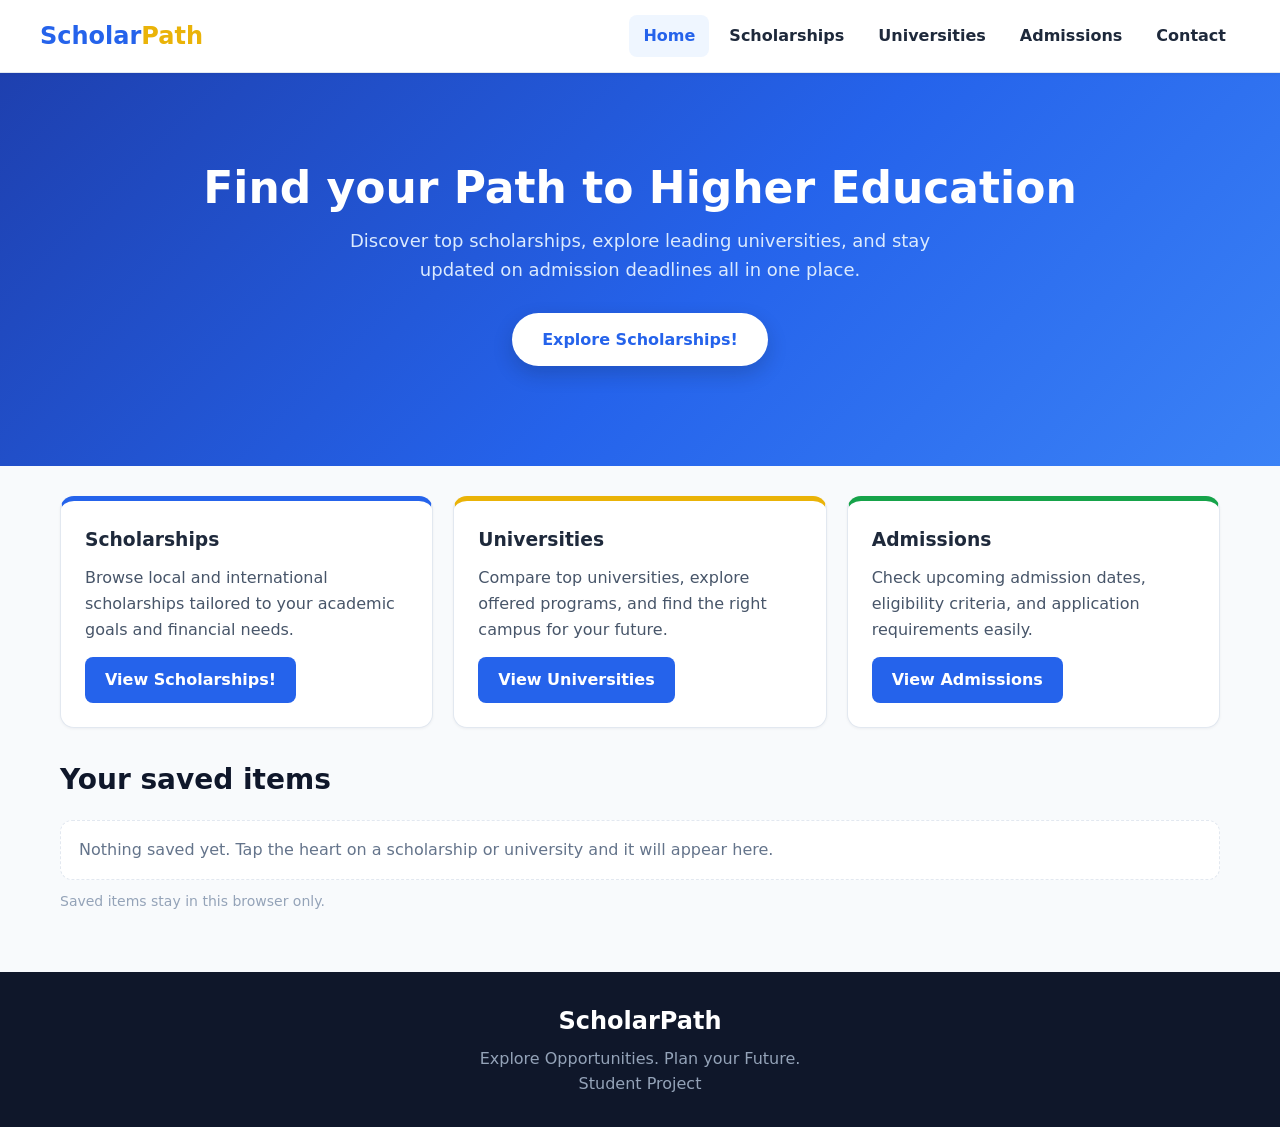
<file: index.html>
<!DOCTYPE html>
<html lang="en">
<head>
  <meta charset="UTF-8">
  <meta name="viewport" content="width=device-width, initial-scale=1.0">
  <title>ScholarPath | Home</title>
  <link rel="stylesheet" href="css/style.css">
</head>
<body>
  <header class="header">
    <div class="logo">
      <h1>Scholar<span>Path</span></h1>
    </div>
    <button class="menu-toggle" id="menu-toggle">☰</button>
    <nav class="navbar">
      <a href="index.html">Home</a>
      <a href="scholarships.html">Scholarships</a>
      <a href="universities.html">Universities</a>
      <a href="admissions.html">Admissions</a>
      <a href="contact.html">Contact</a>
    </nav>
  </header>
  <main>
    <section class="hero">
      <h2>Find your Path to Higher Education</h2>
      <p>
        Discover top scholarships, explore leading universities, and stay updated on admission deadlines all in one place.
      </p>
      <a href="scholarships.html" class="btn">Explore Scholarships!</a>
    </section>

    <!-- cards section -->
    <section class="container">
      <div class="grid">
        <!-- card 1: scholarships -->
        <div class="card">
          <h3>Scholarships</h3>
          <p>Browse local and international scholarships tailored to your academic goals and financial needs.</p>
          <a href="scholarships.html" class="btn">View Scholarships!</a>
        </div>
        <!-- card 2: Universities -->
         <div class="card">
          <h3>Universities</h3>
          <p>Compare top universities, explore offered programs, and find the right campus for your future.</p>
          <a href="universities.html" class="btn">View Universities</a>
         </div>
         <!-- card 3: admissions -->
          <div class="card">
            <h3>Admissions</h3>
            <p>Check upcoming admission dates, eligibility criteria, and application requirements easily.</p>
            <a href="admissions.html" class="btn">View Admissions</a>
          </div>
      </div>
      </section>

    <!-- Saved favorites (filled by js/home.js) -->
    <section class="container saved-section" id="saved" aria-labelledby="saved-title">
      <div class="section-head">
        <h2 id="saved-title">Your saved items</h2>
      </div>
      <ul class="saved-list" id="saved-list">
        <li class="saved-empty">Loading...</li>
      </ul>
      <p class="saved-note">Saved items stay in this browser only.</p>
    </section>
  </main>
  <footer class="footer">
    <h2>ScholarPath</h2>
    <p>Explore Opportunities. Plan your Future.</p>
    <p>Student Project</p>

  </footer>
  
  <script src="js/main.js"></script>
  <script src="js/home.js"></script>
</body>
</html>
</file>
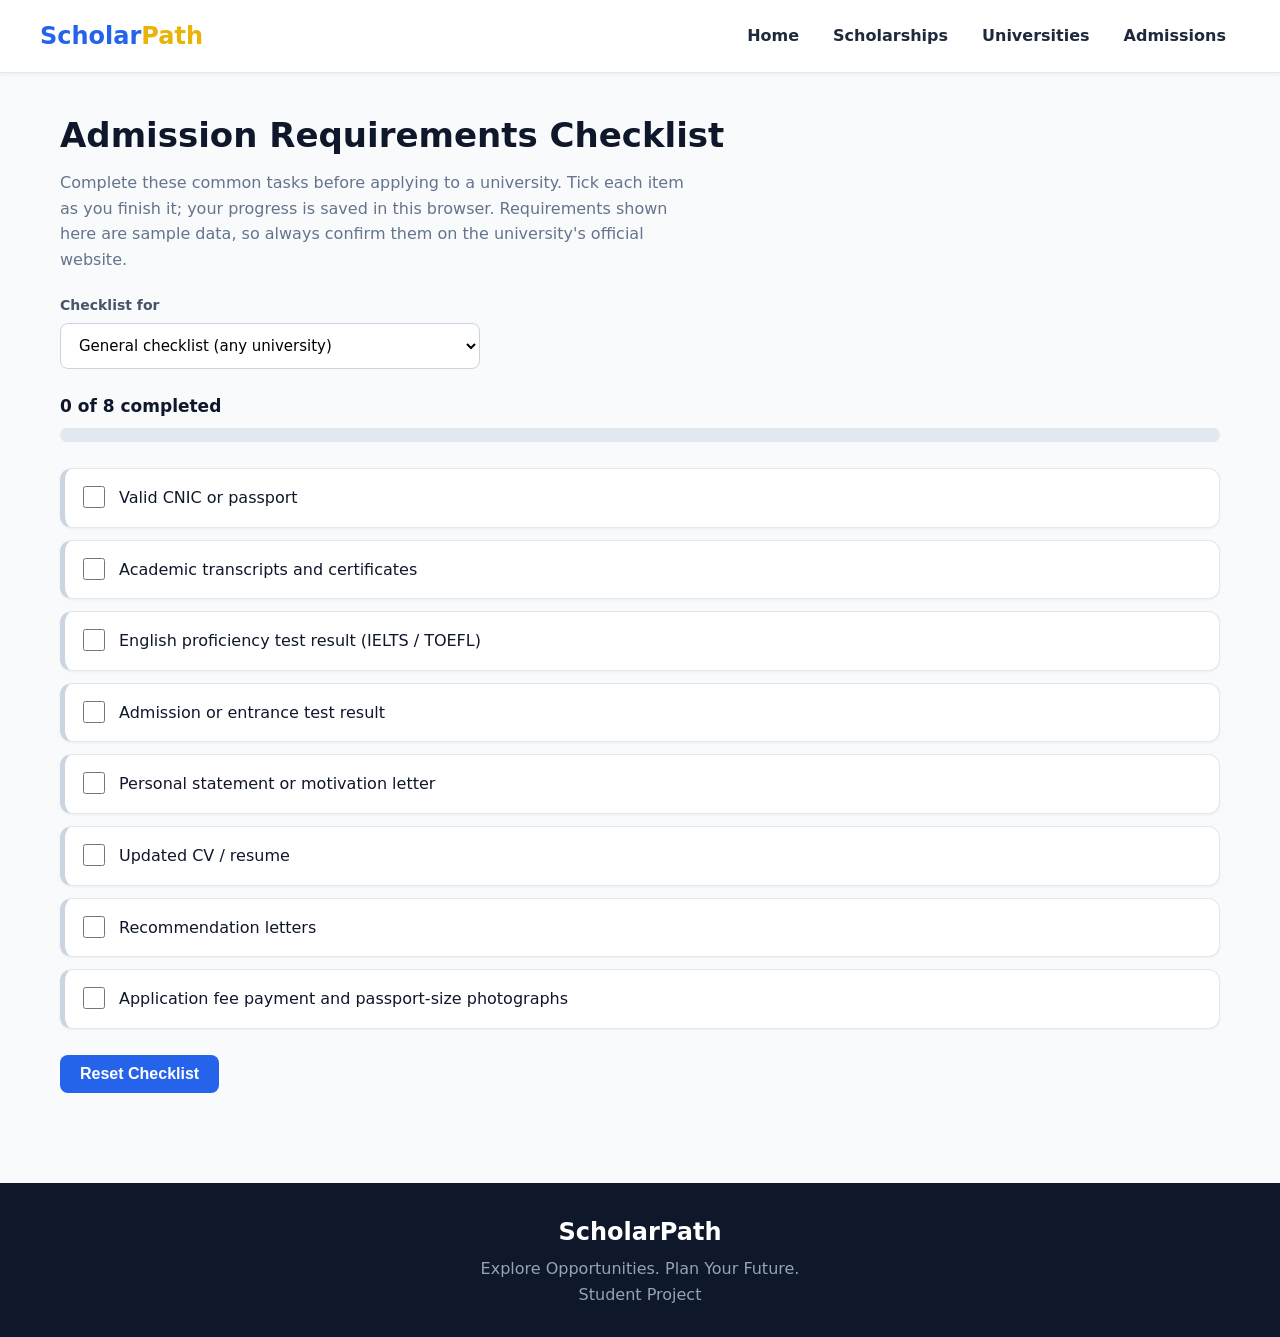
<file: admission.html>
<!DOCTYPE html>
<html lang="en">

<head>
    <meta charset="UTF-8">

    <meta name="viewport"
          content="width=device-width, initial-scale=1.0">

    <title>Admission Guide | ScholarPath</title>

    <link rel="stylesheet" href="css/style.css">
    <link rel="stylesheet" href="css/admissions.css">

    <script src="js/main.js" defer></script>
    <script src="js/admission.js" defer></script>
</head>

<body>

<header class="header">
        <div class="logo">
            Scholar<span>Path</span>
        </div>

        <!-- Navigation -->
        <nav class="navbar">
            <a href="index.html">Home</a>
            <a href="scholarships.html">Scholarships</a>
            <a href="universities.html">Universities</a>
            <a href="admissions.html">Admissions</a>
        </nav>
        <button class="menu-toggle" id="menu-toggle">☰</button>

    </header>

<section class="container">

    <h1>Admission Requirements Checklist</h1>

    <p>
        Complete these common tasks before applying
        to a university. Tick each item as you finish it; your progress is saved in this browser.
        Requirements shown here are sample data, so always confirm them on the university's official website.
    </p>

    <div class="checklist-picker">
        <label for="uni-select">Checklist for</label>
        <select id="uni-select">
            <option value="general">General checklist (any university)</option>
        </select>
    </div>

    <h3 id="progress-label">
        0 of 8 completed
    </h3>

    <div class="progress-track" role="progressbar" aria-label="Checklist progress" aria-valuemin="0" aria-valuemax="100" aria-valuenow="0" id="progress-track">
        <div id="progress-fill"></div>
    </div>

    <div id="admission-checklist"></div>

    <button id="reset-checklist" class="btn">
        Reset Checklist
    </button>

</section>

<footer class="footer">
    <h2>ScholarPath</h2>
    <p>Explore Opportunities. Plan Your Future.</p>
    <p>Student Project</p>
  </footer>

</body>
</html>
</file>
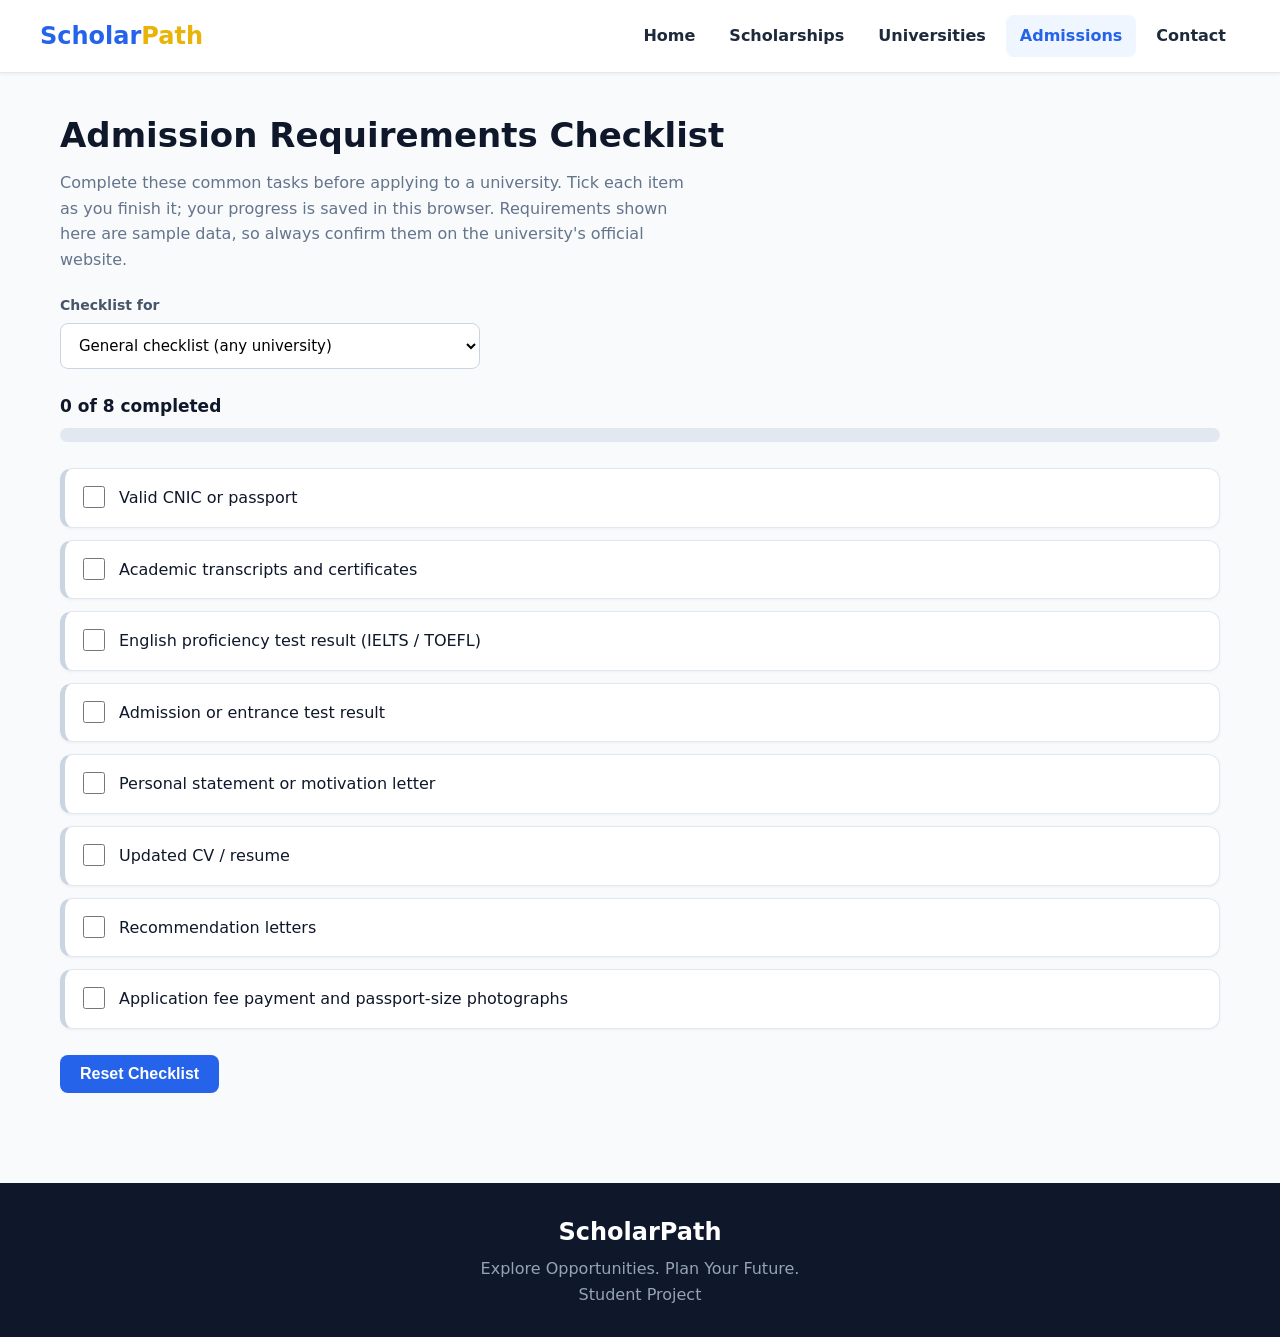
<file: admissions.html>
<!DOCTYPE html>
<html lang="en">

<head>
    <meta charset="UTF-8">

    <meta name="viewport"
          content="width=device-width, initial-scale=1.0">

    <title>Admission Guide | ScholarPath</title>

    <link rel="stylesheet" href="css/style.css">
    <link rel="stylesheet" href="css/admissions.css">

    <script src="js/main.js" defer></script>
    <script src="js/admission.js" defer></script>
</head>

<body>

<header class="header">
        <div class="logo">
            Scholar<span>Path</span>
        </div>

        <!-- Navigation -->
        <nav class="navbar">
            <a href="index.html">Home</a>
            <a href="scholarships.html">Scholarships</a>
            <a href="universities.html">Universities</a>
        <a href="admissions.html">Admissions</a>
            <a href="contact.html">Contact</a>
        </nav>
        <button class="menu-toggle" id="menu-toggle">☰</button>

    </header>

<section class="container">

    <h1>Admission Requirements Checklist</h1>

    <p>
        Complete these common tasks before applying
        to a university. Tick each item as you finish it; your progress is saved in this browser.
        Requirements shown here are sample data, so always confirm them on the university's official website.
    </p>

    <div class="checklist-picker">
        <label for="uni-select">Checklist for</label>
        <select id="uni-select">
            <option value="general">General checklist (any university)</option>
        </select>
    </div>

    <h3 id="progress-label">
        0 of 8 completed
    </h3>

    <div class="progress-track" role="progressbar" aria-label="Checklist progress" aria-valuemin="0" aria-valuemax="100" aria-valuenow="0" id="progress-track">
        <div id="progress-fill"></div>
    </div>

    <div id="admission-checklist"></div>

    <button id="reset-checklist" class="btn">
        Reset Checklist
    </button>

</section>

<footer class="footer">
    <h2>ScholarPath</h2>
    <p>Explore Opportunities. Plan Your Future.</p>
    <p>Student Project</p>
  </footer>

</body>
</html>
</file>
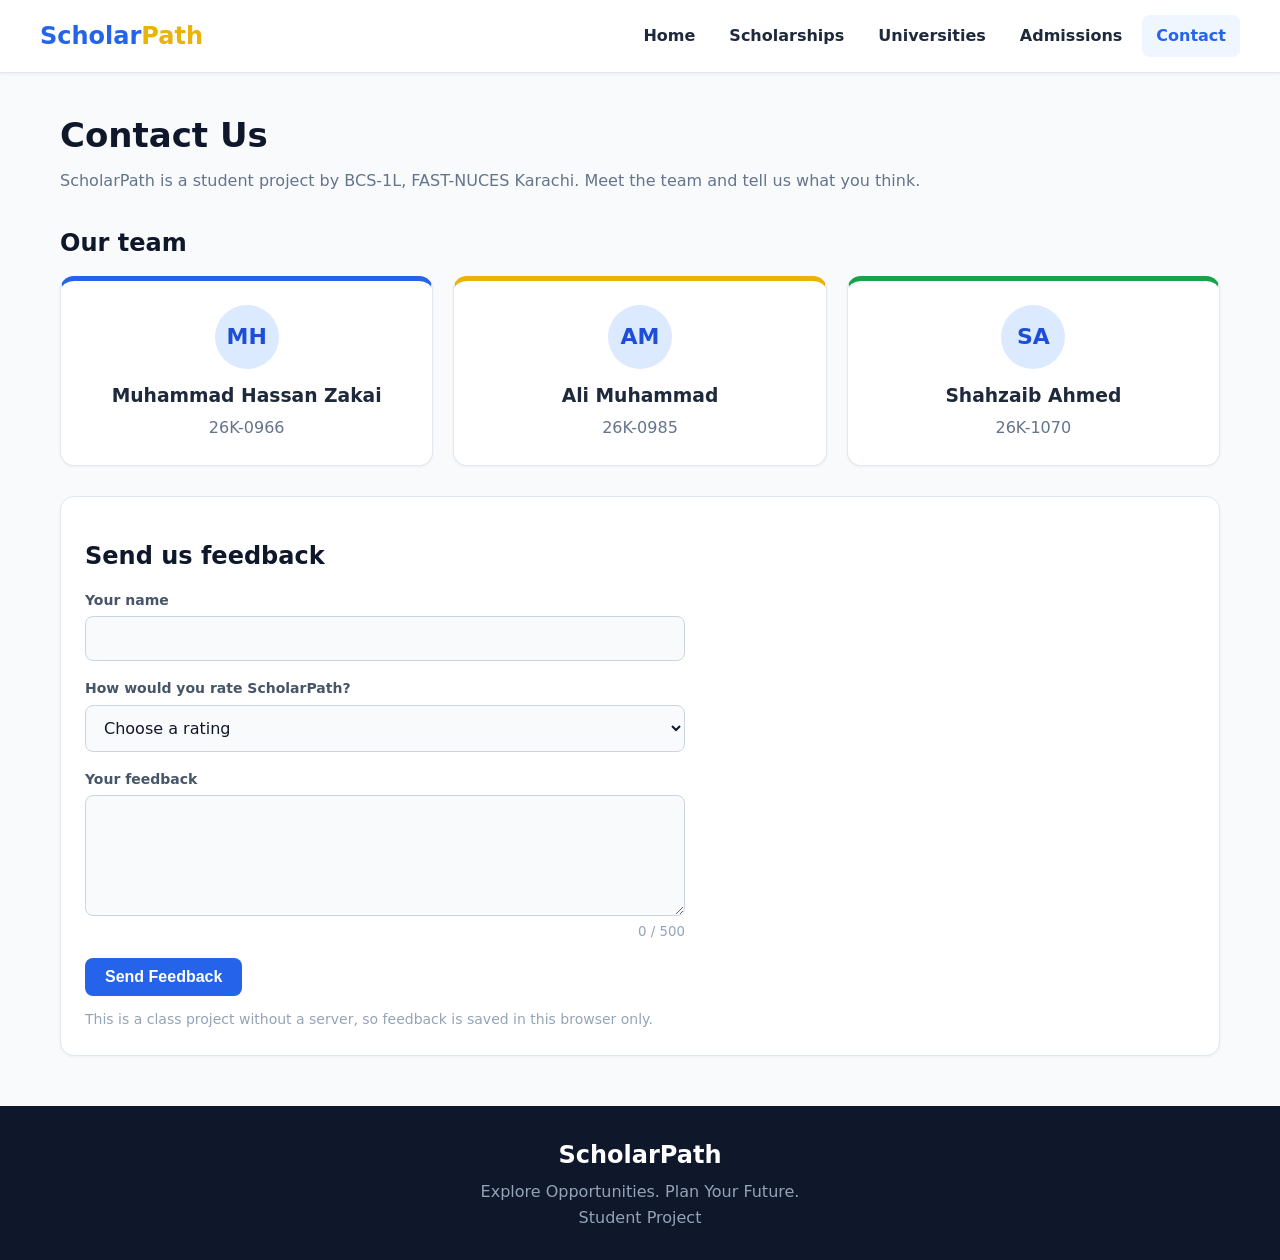
<file: contact.html>
<!DOCTYPE html>
<html lang="en">
<head>
  <meta charset="UTF-8">
  <meta name="viewport" content="width=device-width, initial-scale=1.0">
  <title>Contact Us | ScholarPath</title>
  <link rel="stylesheet" href="css/style.css">
  <link rel="stylesheet" href="css/contact.css">
</head>
<body>
  <header class="header">
    <div class="logo">
      Scholar<span>Path</span>
    </div>
    <nav class="navbar">
      <a href="index.html">Home</a>
      <a href="scholarships.html">Scholarships</a>
      <a href="universities.html">Universities</a>
      <a href="admissions.html">Admissions</a>
      <a href="contact.html">Contact</a>
    </nav>
    <button class="menu-toggle" id="menu-toggle">☰</button>
  </header>

  <main class="container contact-page">
    <h1>Contact Us</h1>
    <p class="page-note">ScholarPath is a student project by BCS-1L, FAST-NUCES Karachi. Meet the team and tell us what you think.</p>

    <section aria-labelledby="team-title">
      <h2 id="team-title">Our team</h2>
      <div class="team-grid">
        <div class="card member">
          <div class="avatar" aria-hidden="true">MH</div>
          <h3>Muhammad Hassan Zakai</h3>
          <p class="roll">26K-0966</p>
        </div>
        <div class="card member">
          <div class="avatar" aria-hidden="true">AM</div>
          <h3>Ali Muhammad</h3>
          <p class="roll">26K-0985</p>
        </div>
        <div class="card member">
          <div class="avatar" aria-hidden="true">SA</div>
          <h3>Shahzaib Ahmed</h3>
          <p class="roll">26K-1070</p>
        </div>
      </div>
    </section>

    <section class="feedback-box" aria-labelledby="feedback-title">
      <h2 id="feedback-title">Send us feedback</h2>

      <form id="feedback-form" novalidate>
        <div class="field">
          <label for="fb-name">Your name</label>
          <input type="text" id="fb-name" name="name" maxlength="60" autocomplete="name" required>
        </div>

        <div class="field">
          <label for="fb-rating">How would you rate ScholarPath?</label>
          <select id="fb-rating" name="rating" required>
            <option value="">Choose a rating</option>
            <option value="5">5 - Excellent</option>
            <option value="4">4 - Good</option>
            <option value="3">3 - Okay</option>
            <option value="2">2 - Poor</option>
            <option value="1">1 - Very poor</option>
          </select>
        </div>

        <div class="field">
          <label for="fb-message">Your feedback</label>
          <textarea id="fb-message" name="message" rows="5" maxlength="500" required></textarea>
          <small id="fb-count">0 / 500</small>
        </div>

        <p class="form-error" id="fb-error" role="alert" hidden></p>
        <button type="submit" class="btn">Send Feedback</button>
      </form>

      <p class="form-success" id="fb-success" role="status" hidden>
        Thank you! Your feedback has been received.
      </p>
      <p class="saved-note">This is a class project without a server, so feedback is saved in this browser only.</p>
    </section>
  </main>

  <footer class="footer">
    <h2>ScholarPath</h2>
    <p>Explore Opportunities. Plan Your Future.</p>
    <p>Student Project</p>
  </footer>

  <script src="js/main.js"></script>
  <script src="js/contact.js"></script>
</body>
</html>
</file>
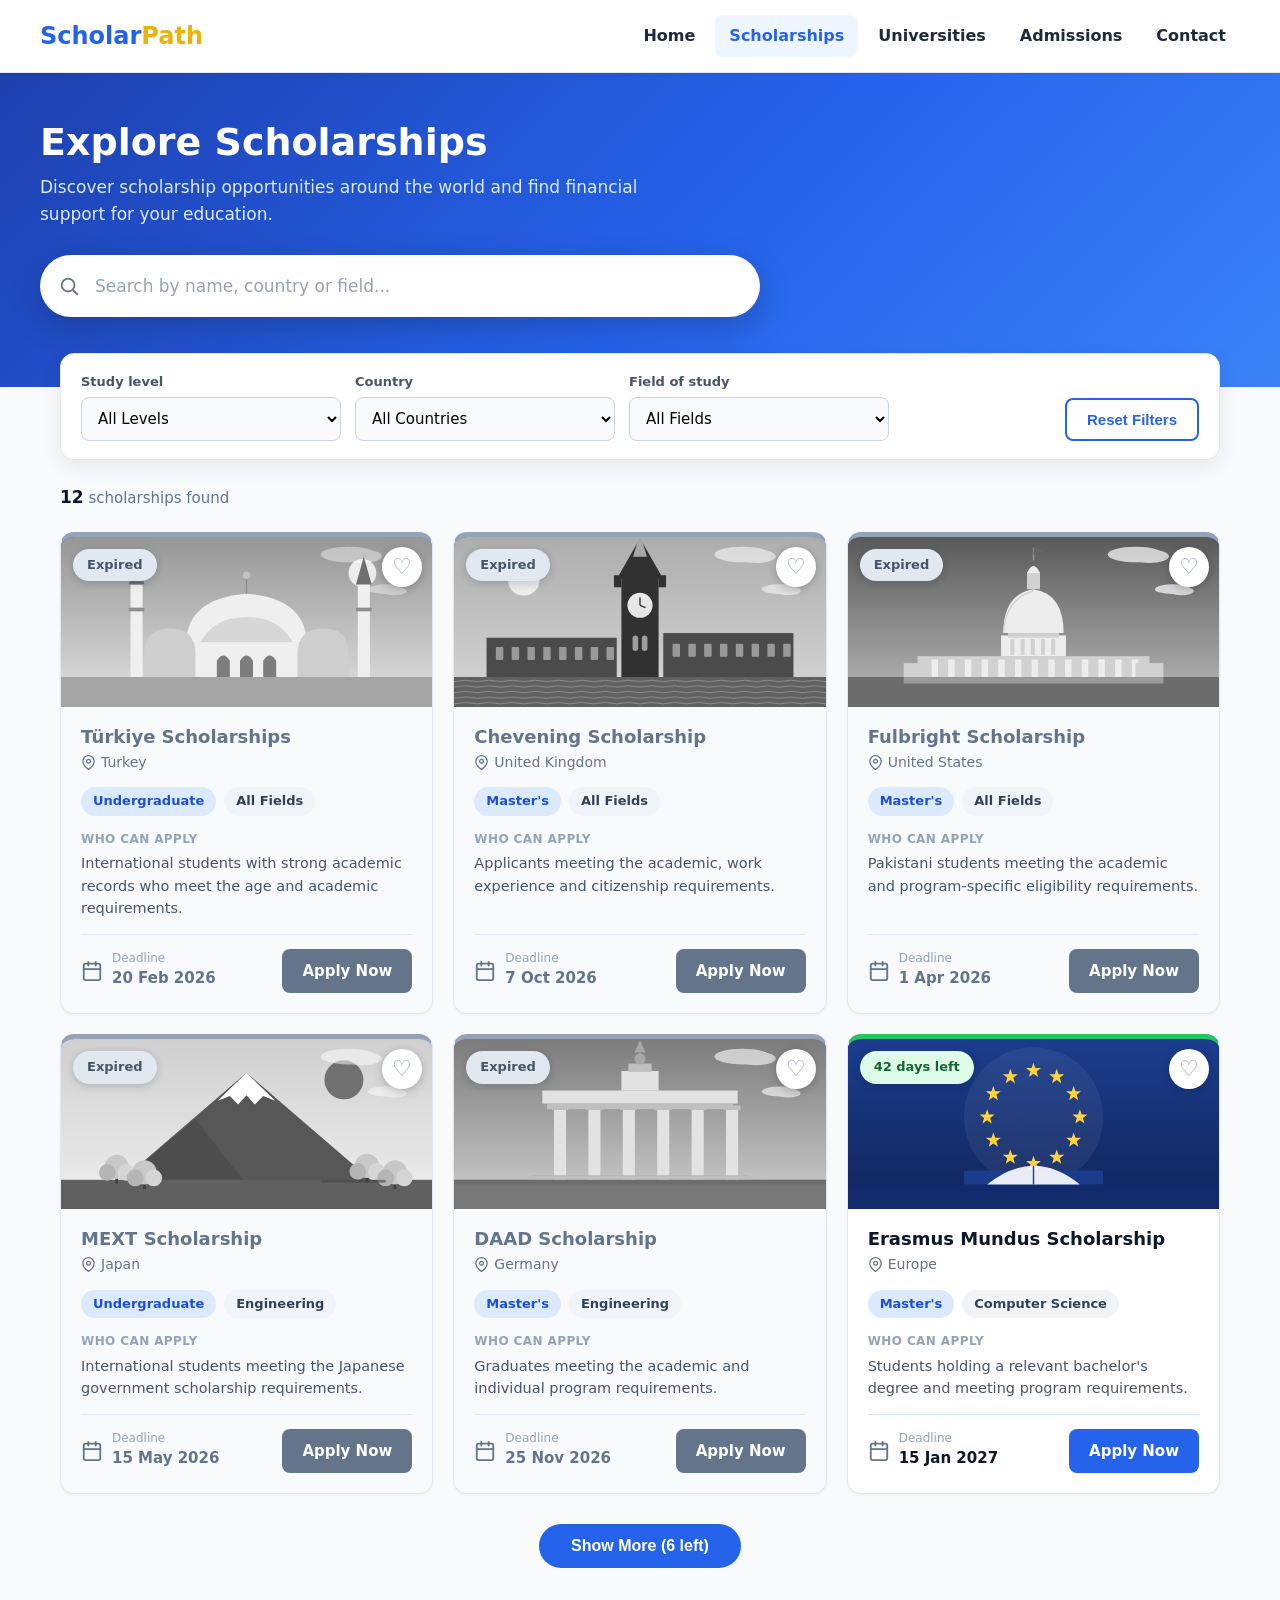
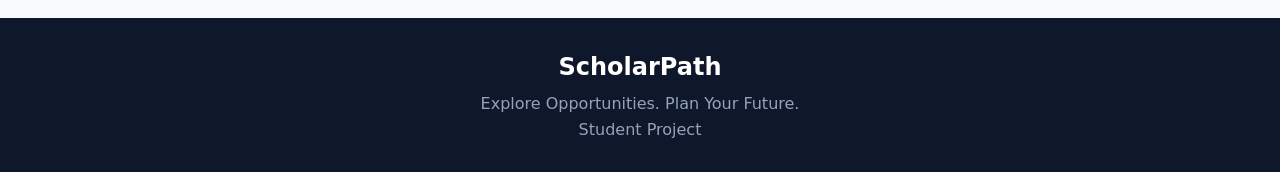
<file: scholarships.html>
<!DOCTYPE html>
<html lang="en">

<head>
    <meta charset="UTF-8">
    <meta name="viewport" content="width=device-width, initial-scale=1.0">
    <title>Scholarships | ScholarPath</title>
    <link rel="stylesheet" href="css/style.css">

    <!-- Styles used only by this page (kept here so style.css stays untouched) -->
    <style>
        /* Keep the sticky header above everything while scrolling */
        .header { z-index: 20; box-shadow: 0 1px 4px rgba(15, 23, 42, 0.06); }

        /* ===== Banner with the big search bar ===== */
        .page-hero {
            background: linear-gradient(135deg, #1e40af 0%, #2563eb 55%, #3b82f6 100%);
            color: #ffffff;
            padding: 48px 20px 70px;
        }

        .hero-inner {
            max-width: 1200px;
            margin: 0 auto;
        }

        .page-hero h1 {
            font-size: 38px;
            line-height: 1.15;
            margin-bottom: 10px;
            color: #ffffff;
        }

        .page-hero p {
            color: #dbeafe;
            max-width: 620px;
            font-size: 17px;
        }

        .search-box {
            position: relative;
            max-width: 720px;
            margin-top: 26px;
        }

        .search-box .search-icon {
            position: absolute;
            left: 18px;
            top: 50%;
            transform: translateY(-50%);
            width: 22px;
            height: 22px;
            color: #64748b;
            pointer-events: none;
        }

        .search-box #search-input {
            width: 100%;
            margin: 0;
            padding: 18px 52px 18px 52px;
            font-size: 17px;
            color: #0f172a;
            background-color: #ffffff;
            border: 3px solid transparent;
            border-radius: 999px;
            box-shadow: 0 10px 30px rgba(15, 23, 42, 0.25);
            transition: border-color 0.15s, box-shadow 0.15s;
        }

        .search-box #search-input::placeholder { color: #94a3b8; }

        .search-box #search-input:focus {
            outline: none;
            border-color: #eab308;
            box-shadow: 0 10px 30px rgba(15, 23, 42, 0.25), 0 0 0 4px rgba(234, 179, 8, 0.3);
        }

        .search-box .search-clear {
            position: absolute;
            right: 12px;
            top: 50%;
            transform: translateY(-50%);
            width: 34px;
            height: 34px;
            border: none;
            border-radius: 50%;
            background-color: #e2e8f0;
            color: #334155;
            font-size: 20px;
            line-height: 1;
            cursor: pointer;
        }

        .search-box .search-clear:hover { background-color: #cbd5e1; }
        .search-box .search-clear[hidden] { display: none; }

        /* ===== Filter bar (overlaps the banner a little) ===== */
        .scholarships-page {
            margin-top: 0;
        }

        .filters {
            position: relative;
            margin-top: -34px;
            padding: 18px 20px;
            border: 1px solid #e2e8f0;
            border-radius: 14px;
            gap: 14px;
            align-items: flex-end;
            box-shadow: 0 6px 20px rgba(15, 23, 42, 0.08);
        }

        .filter-group {
            display: flex;
            flex-direction: column;
            gap: 5px;
            min-width: 170px;
            flex: 1 1 170px;
            max-width: 260px;
        }

        .filter-group label {
            font-size: 13px;
            font-weight: bold;
            color: #475569;
        }

        .filters select {
            width: 100%;
            padding: 11px 12px;
            background-color: #f8fafc;
            border: 1px solid #cbd5e1;
            border-radius: 8px;
            font-size: 15px;
            cursor: pointer;
        }

        .filters select:focus {
            outline: none;
            border-color: #2563eb;
            box-shadow: 0 0 0 3px rgba(37, 99, 235, 0.15);
        }

        .filters button {
            margin-left: auto;
            padding: 11px 20px;
            background-color: #ffffff;
            color: #2563eb;
            border: 2px solid #2563eb;
            border-radius: 8px;
        }

        .filters button:hover { background-color: #eff6ff; }

        .filters button:focus-visible,
        .load-more-container button:focus-visible,
        #empty-state button:focus-visible,
        .search-clear:focus-visible,
        .fav-btn:focus-visible {
            outline: 3px solid #eab308;
            outline-offset: 2px;
        }

        /* Result count */
        .results { margin: 24px 0 6px; }
        .results p { font-size: 15px; color: #64748b; }
        .results #result-count { font-weight: bold; color: #0f172a; font-size: 17px; }

        /* ===== Cards ===== */
        .scholarship-card {
            position: relative;
            background-color: #ffffff;
            border: 1px solid #e2e8f0;
            border-top: 5px solid #22c55e;              /* green = plenty of time */
            border-radius: 14px;
            padding: 0;
            overflow: hidden;
            display: flex;
            flex-direction: column;
            box-shadow: 0 1px 3px rgba(15, 23, 42, 0.05);
            transition: box-shadow 0.15s, transform 0.15s;
        }

        .scholarship-card:hover {
            box-shadow: 0 12px 28px rgba(15, 23, 42, 0.12);
            transform: translateY(-3px);
        }

        /* Top colour follows the deadline status */
        .scholarship-card:has(.badge-soon)    { border-top-color: #f97316; }
        .scholarship-card:has(.badge-urgent)  { border-top-color: #dc2626; }
        .scholarship-card:has(.badge-expired) { border-top-color: #94a3b8; }



        .card-title { min-width: 0; }

        /* Picture on top of each card */
        .card-media {
            position: relative;
            height: 170px;
            background: linear-gradient(135deg, #1e40af, #3b82f6);
            overflow: hidden;
        }

        .card-media img {
            width: 100%;
            height: 100%;
            object-fit: cover;
            display: block;
            transition: transform 0.3s;
        }

        .scholarship-card:hover .card-media img { transform: scale(1.05); }

        .card-media .badge {
            position: absolute;
            top: 12px;
            left: 12px;
            box-shadow: 0 2px 8px rgba(15, 23, 42, 0.2);
        }

        .card-media .fav-btn {
            position: absolute;
            top: 10px;
            right: 10px;
            background-color: #ffffff;
            border-color: transparent;
            box-shadow: 0 2px 8px rgba(15, 23, 42, 0.25);
        }

        .card-media .fav-btn:hover,
        .card-media .fav-btn.saved { background-color: #fee2e2; }

        .card-body {
            padding: 18px 20px 20px;
            display: flex;
            flex-direction: column;
            gap: 14px;
            flex: 1;
        }

        .scholarship-card h3 {
            font-size: 18px;
            line-height: 1.3;
            color: #0f172a;
            margin-bottom: 3px;
        }

        .card-country {
            display: flex;
            align-items: center;
            gap: 5px;
            font-size: 14px;
            color: #64748b;
        }

        .card-country svg { width: 15px; height: 15px; flex-shrink: 0; }

        .chips { display: flex; flex-wrap: wrap; gap: 8px; }

        .chip {
            padding: 4px 12px;
            border-radius: 999px;
            font-size: 13px;
            font-weight: bold;
        }

        .chip-level { background-color: #dbeafe; color: #1d4ed8; }
        .chip-field { background-color: #f1f5f9; color: #334155; }

        .eligibility .label {
            display: block;
            font-size: 12px;
            font-weight: bold;
            letter-spacing: 0.4px;
            color: #94a3b8;
            margin-bottom: 3px;
        }

        .eligibility p {
            font-size: 14.5px;
            line-height: 1.55;
            color: #475569;
            display: -webkit-box;
            -webkit-line-clamp: 3;
            -webkit-box-orient: vertical;
            overflow: hidden;
        }

        .card-footer {
            margin-top: auto;
            padding-top: 14px;
            border-top: 1px solid #e2e8f0;
            display: flex;
            align-items: center;
            justify-content: space-between;
            gap: 10px;
            flex-wrap: wrap;
        }

        .deadline {
            display: flex;
            align-items: center;
            gap: 9px;
            color: #475569;
        }

        .deadline svg { width: 22px; height: 22px; flex-shrink: 0; color: #64748b; }
        .deadline small { display: block; font-size: 12px; color: #94a3b8; line-height: 1.2; }
        .deadline strong { font-size: 15px; color: #0f172a; line-height: 1.3; }

        /* Apply Now button */
        .apply-btn {
            display: inline-block;
            padding: 10px 20px;
            background-color: #2563eb;
            color: #ffffff;
            border-radius: 8px;
            font-size: 15px;
            font-weight: bold;
            text-decoration: none;
            white-space: nowrap;
            transition: background-color 0.15s;
        }

        .apply-btn:hover { background-color: #1d4ed8; }

        .apply-btn:focus-visible {
            outline: 3px solid #eab308;
            outline-offset: 2px;
        }

        .scholarship-card.expired .apply-btn { background-color: #64748b; }
        .scholarship-card.expired .apply-btn:hover { background-color: #475569; }

        /* Days-left badges */
        .badge {
            display: inline-block;
            padding: 6px 14px;
            border-radius: 999px;
            font-size: 13px;
            font-weight: bold;
        }

        .badge-normal  { background-color: #dcfce7; color: #166534; }
        .badge-soon    { background-color: #ffedd5; color: #9a3412; }
        .badge-urgent  { background-color: #fee2e2; color: #b91c1c; }
        .badge-expired { background-color: #e2e8f0; color: #475569; }

        /* Expired cards: greyed with colours (opacity would float over the header) */
        .scholarship-card.expired { background-color: #f8fafc; }
        .scholarship-card.expired h3,
        .scholarship-card.expired .deadline strong { color: #64748b; }
        .scholarship-card.expired .card-media img { filter: grayscale(1); }
        .scholarship-card.expired:hover { transform: none; box-shadow: 0 1px 3px rgba(15, 23, 42, 0.05); }

        /* Heart / favorite button */
        .fav-btn {
            width: 40px;
            height: 40px;
            flex-shrink: 0;
            background: none;
            border: 2px solid #e2e8f0;
            border-radius: 50%;
            font-size: 22px;
            line-height: 1;
            color: #94a3b8;
            cursor: pointer;
            transition: background-color 0.15s, color 0.15s, border-color 0.15s;
        }

        .fav-btn:hover { background-color: #fee2e2; color: #dc2626; border-color: #fecaca; }
        .fav-btn.saved { background-color: #fee2e2; color: #dc2626; border-color: #fecaca; }

        /* Empty state + Show More */
        #empty-state {
            border-radius: 14px;
            border: 2px dashed #cbd5e1;
            padding: 50px 20px;
        }

        #empty-state h3 { color: #0f172a; font-size: 20px; }

        .load-more-container button {
            padding: 13px 32px;
            border-radius: 999px;
            font-size: 16px;
        }

        .load-error {
            grid-column: 1 / -1;
            background-color: #fee2e2;
            color: #b91c1c;
            border-radius: 8px;
            padding: 20px;
        }

        /* Phones */
        @media (max-width: 600px) {
            .page-hero { padding: 32px 16px 60px; }
            .page-hero h1 { font-size: 28px; }
            .search-box #search-input { padding: 15px 46px 15px 46px; font-size: 16px; }
            .filter-group { max-width: none; flex-basis: 100%; }
            .filters button { width: 100%; margin-left: 0; }
        }

        @media (prefers-reduced-motion: reduce) {
            * { transition: none !important; }
            .scholarship-card:hover { transform: none; }
            .scholarship-card:hover .card-media img { transform: none; }
        }
    </style>
</head>

<body>

    <!-- Header -->
    <header class="header">
        <div class="logo">
            Scholar<span>Path</span>
        </div>

        <!-- Navigation -->
        <nav class="navbar">
            <a href="index.html">Home</a>
            <a href="scholarships.html">Scholarships</a>
            <a href="universities.html">Universities</a>
            <a href="admissions.html">Admissions</a>
            <a href="contact.html">Contact</a>
        </nav>
        <button class="menu-toggle" id="menu-toggle">☰</button>

    </header>

    <!-- Banner + search -->
    <section class="page-hero">
        <div class="hero-inner">
            <h1>Explore Scholarships</h1>
            <p>
                Discover scholarship opportunities around the world
                and find financial support for your education.
            </p>

            <div class="search-box">
                <svg class="search-icon" viewBox="0 0 24 24" fill="none" stroke="currentColor" stroke-width="2"
                    stroke-linecap="round" stroke-linejoin="round" aria-hidden="true">
                    <circle cx="11" cy="11" r="7"></circle>
                    <line x1="21" y1="21" x2="16.65" y2="16.65"></line>
                </svg>
                <input type="text" id="search-input" placeholder="Search by name, country or field..."
                    aria-label="Search scholarships" autocomplete="off">
                <button type="button" class="search-clear" id="search-clear" aria-label="Clear search" hidden>×</button>
            </div>
        </div>
    </section>

    <!-- Main part for scholarships -->
    <main class="scholarships-page">

        <!-- Filters -->
        <div class="filters">
            <div class="filter-group">
                <label for="level-filter">Study level</label>
                <select id="level-filter">
                    <option value="">All Levels</option>
                    <option value="Undergraduate">Undergraduate</option>
                    <option value="Master's">Master's</option>
                    <option value="PhD">PhD</option>
                </select>
            </div>

            <div class="filter-group">
                <label for="country-filter">Country</label>
                <select id="country-filter">
                    <option value="">All Countries</option>
                </select>
            </div>

            <div class="filter-group">
                <label for="field-filter">Field of study</label>
                <select id="field-filter">
                    <option value="">All Fields</option>
                </select>
            </div>

            <button type="button" id="reset-filters">Reset Filters</button>
        </div>

        <!-- Result count (screen readers hear it update) -->
        <div class="results">
            <p aria-live="polite"><span id="result-count">0</span> scholarships found</p>
        </div>

        <!-- Scholarship cards are created here by js/scholarships.js -->
        <div id="scholarship-cards" class="scholarship-cards"></div>

        <!-- Shown only when no scholarship matches the filters -->
        <div id="empty-state" hidden>
            <h3>No scholarships found</h3>
            <p>Try a different search word or remove some filters.</p>
            <button type="button" id="empty-reset">Reset Filters</button>
        </div>

        <!-- Show More button -->
        <div class="load-more-container" id="load-more-container" hidden>
            <button type="button" id="show-more">Show More</button>
        </div>

    </main>

    <!-- Footer -->
    <footer class="footer">
        <h2>ScholarPath</h2>
        <p>Explore Opportunities. Plan Your Future.</p>
        <p>Student Project</p>
    </footer>

    <!-- JavaScript (main.js must load first) -->
    <script src="js/main.js"></script>
    <script src="js/scholarships.js"></script>

</body>
</html>
</file>
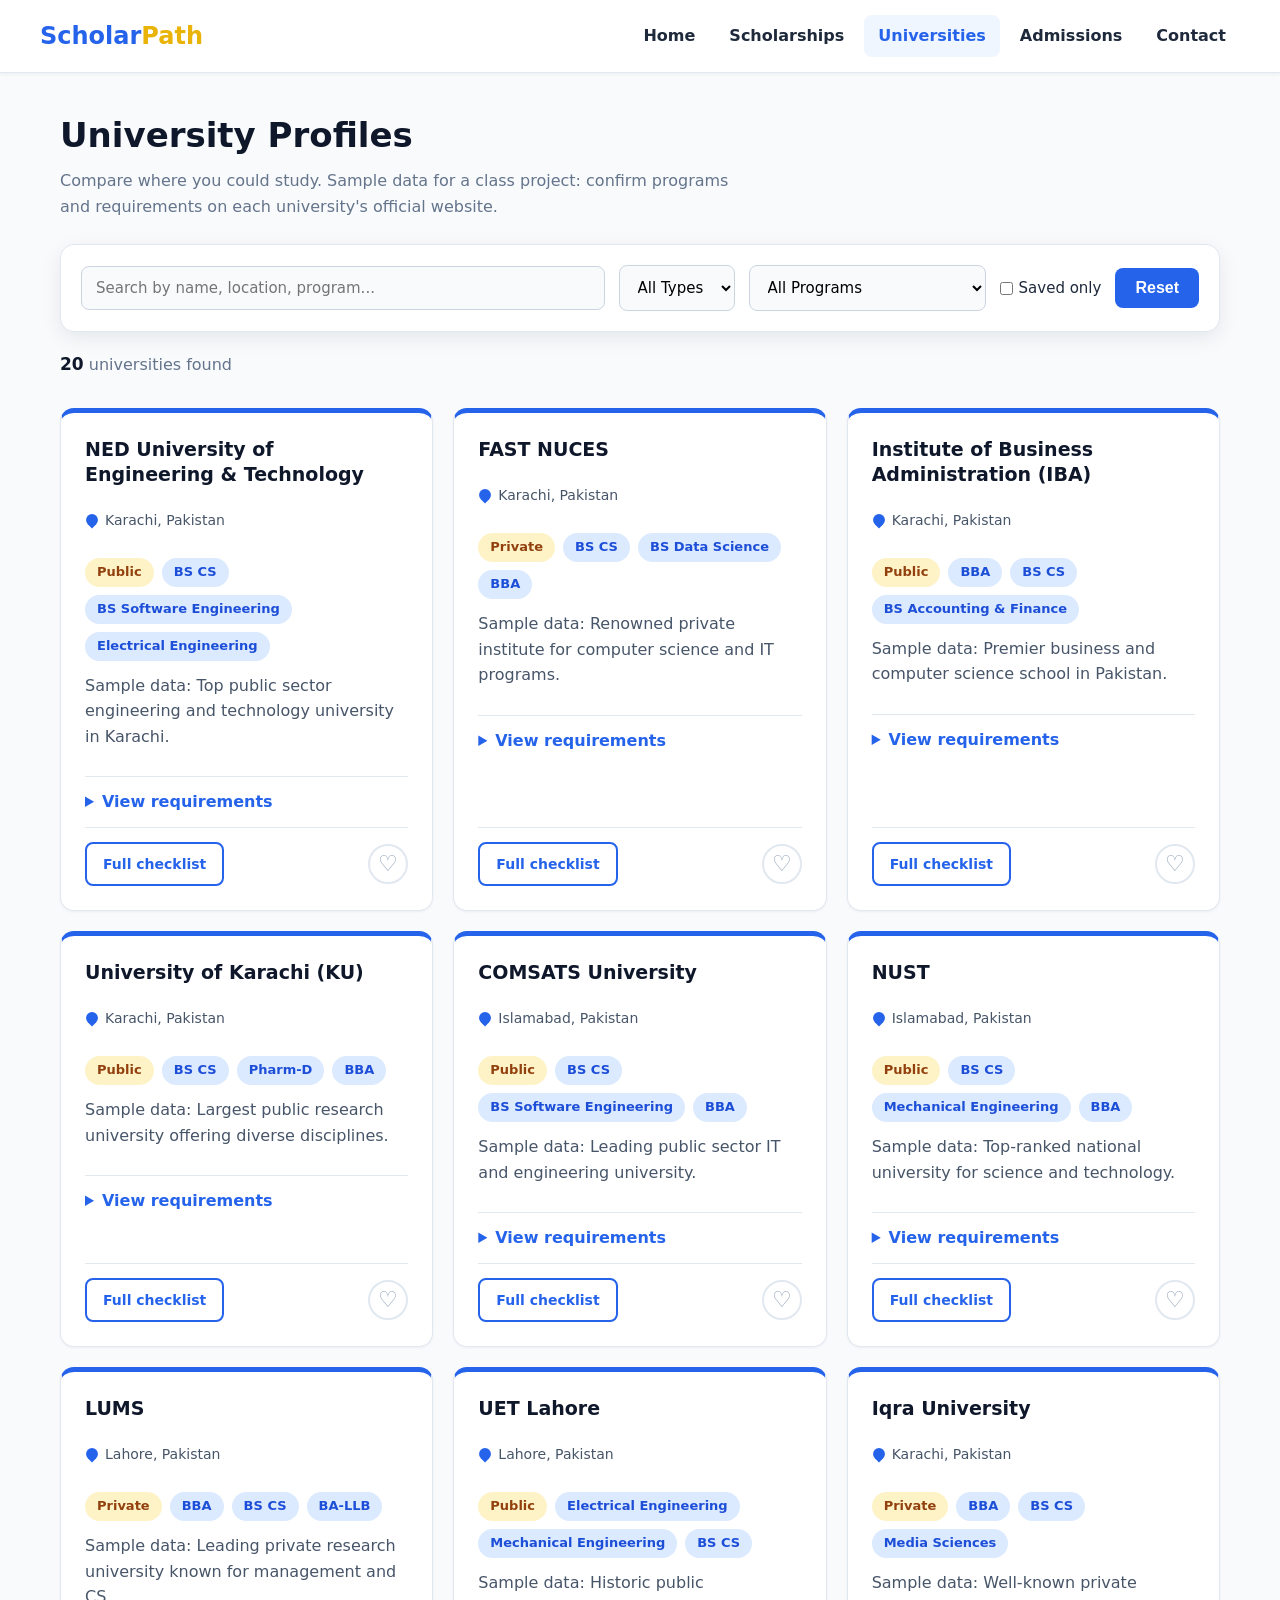
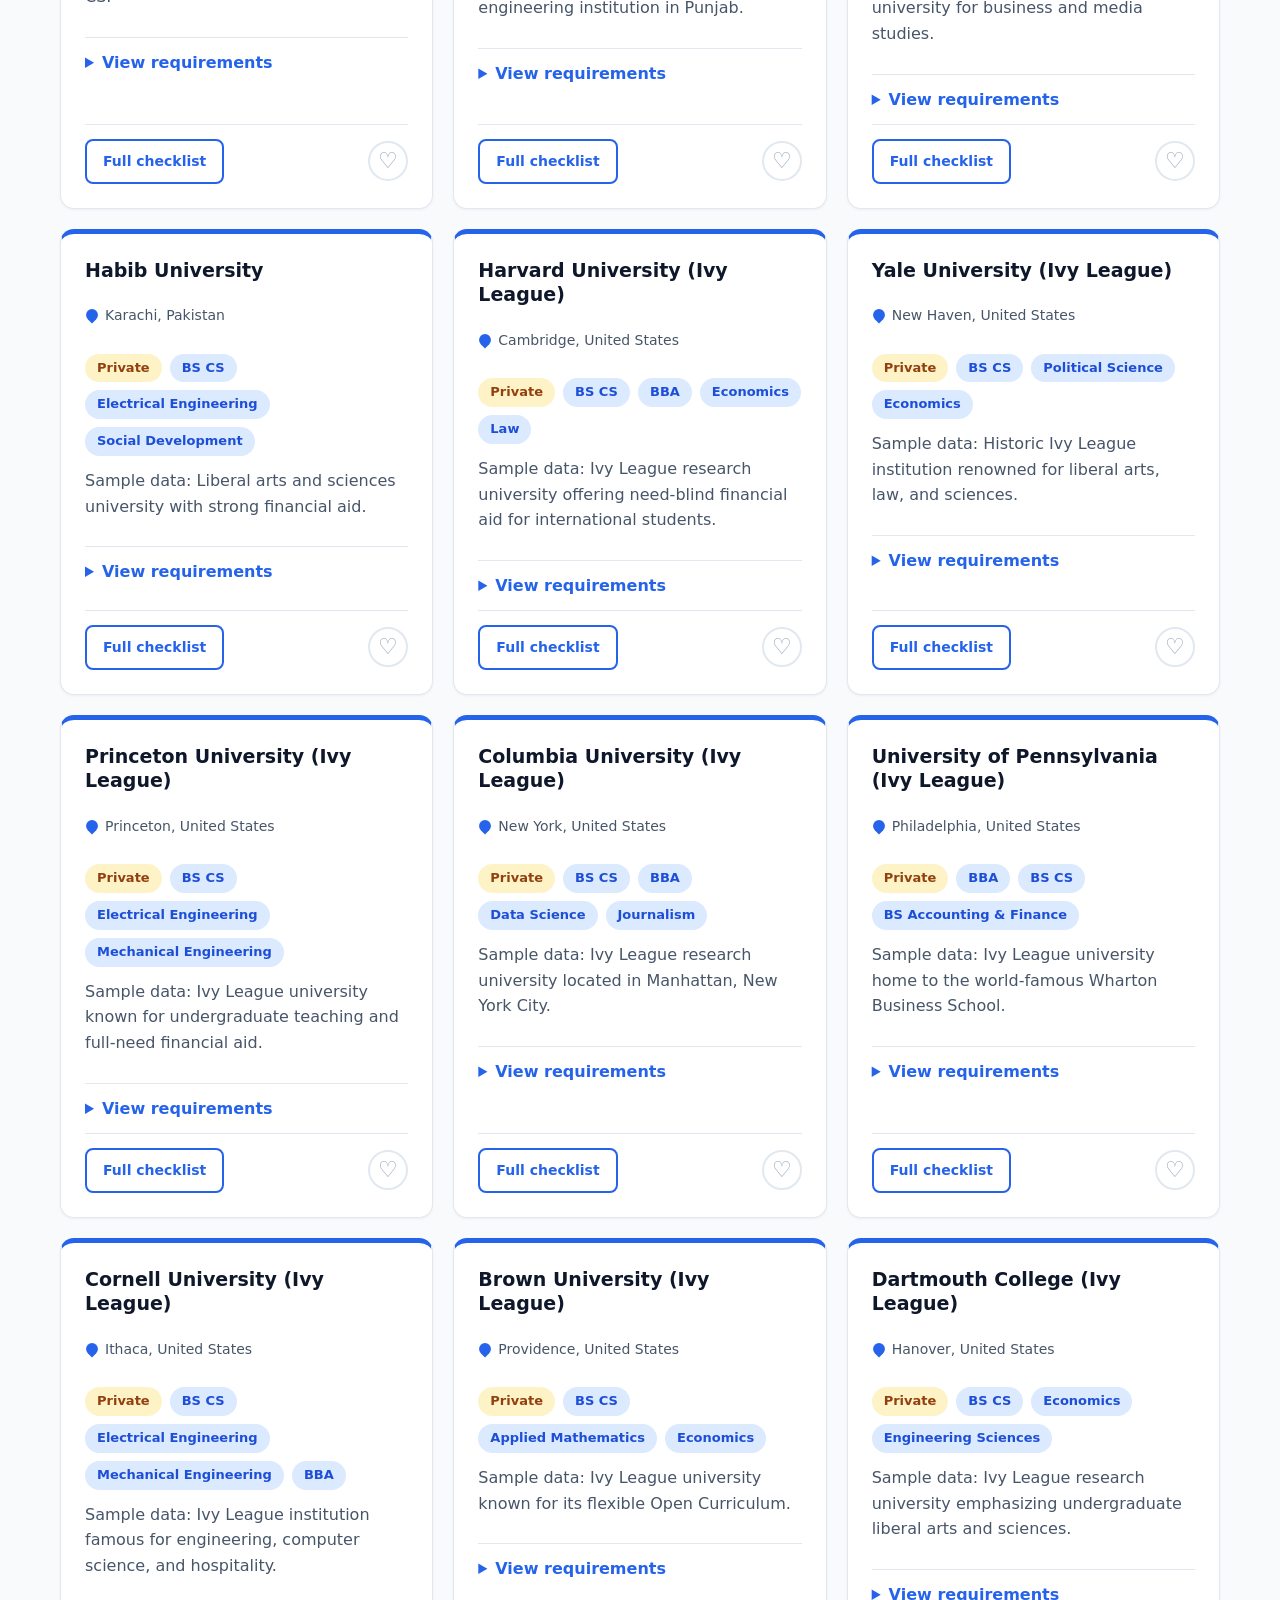
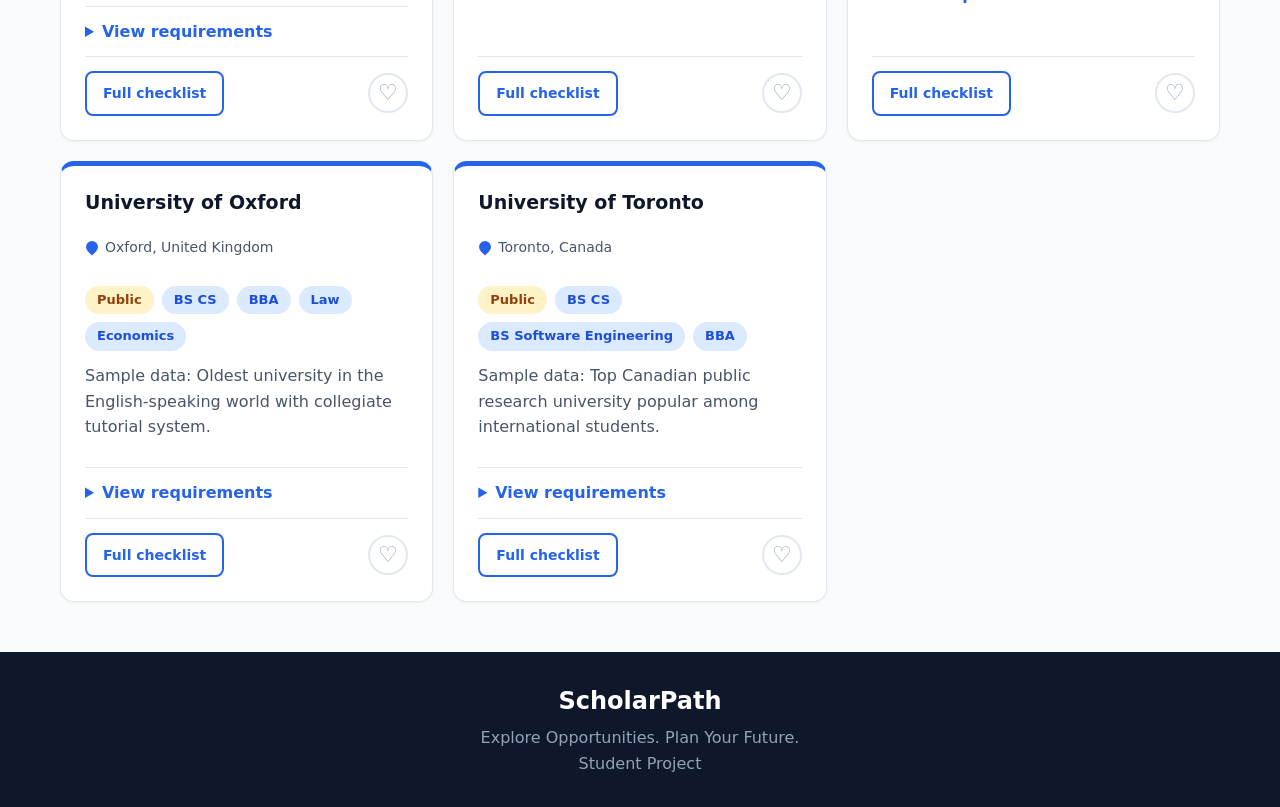
<file: universities.html>
<!DOCTYPE html>
<html lang="en">
<head>
    <meta charset="UTF-8">
    <meta name="viewport" content="width=device-width, initial-scale=1.0">
    <title>Universities | ScholarPath</title>
    <link rel="stylesheet" href="css/style.css">
    <link rel="stylesheet" href="css/universities.css">
</head>
<body>

    <header class="header">
        <div class="logo">
            Scholar<span>Path</span>
        </div>

        <!-- Navigation -->
        <nav class="navbar">
            <a href="index.html">Home</a>
            <a href="scholarships.html">Scholarships</a>
            <a href="universities.html">Universities</a>
        <a href="admissions.html">Admissions</a>
            <a href="contact.html">Contact</a>
        </nav>
        <button class="menu-toggle" id="menu-toggle">☰</button>

    </header>

    <main class="container">
        <h1>University Profiles</h1>
        <p class="page-note">Compare where you could study. Sample data for a class project: confirm programs and requirements on each university's official website.</p>

        <div class="controls">
            <input type="text" id="search" placeholder="Search by name, location, program..." aria-label="Search universities">
            <select id="typeFilter" aria-label="Filter by type"><option value="">All Types</option><option>Public</option><option>Private</option></select>
            <select id="programFilter" aria-label="Filter by program"><option value="">All Programs</option></select>
            <label class="check-label"><input type="checkbox" id="savedOnly"> Saved only</label>
            <button type="button" class="btn" id="uni-reset">Reset</button>
        </div>

        <p class="result-note" aria-live="polite"><strong id="uni-count">0</strong> universities found</p>

        <div class="grid" id="uniGrid"><p>Loading universities...</p></div>

        <!-- Shown only when nothing matches -->
        <div id="uni-empty" class="empty-box" hidden>
            <h3>No universities found</h3>
            <p>Try a different search word or remove some filters.</p>
            <button type="button" class="btn" id="uni-empty-reset">Reset Filters</button>
        </div>

    </main>

    <footer class="footer">

        <h2>ScholarPath</h2>

        <p>
            Explore Opportunities. Plan Your Future.
        </p>

        <p>Student Project</p>

    </footer>


    <!-- JavaScript (main.js must load first) -->
    <script src="js/main.js"></script>
    <script src="js/universities.js"></script>
</body>
</html>
</file>
<file: css/style.css>
:root {
  --primary: #2563eb;
  --bg: #f8fafc;
  --text: #1e293b;
}

* {
  box-sizing: border-box;
  margin: 0;
  padding: 0;
}

body {
  font-family: system-ui, -apple-system, "Segoe UI", Roboto, Arial, sans-serif;
  background-color: #f8fafc;
  color: #1e293b;
  line-height: 1.6;
}

.container {
  max-width: 1200px;
  margin: 0 auto;
  padding: 0 20px;
}

/* ===== Keyboard focus (same yellow ring everywhere) ===== */
a:focus-visible,
button:focus-visible,
input:focus-visible,
select:focus-visible {
  outline: 3px solid #eab308;
  outline-offset: 2px;
}

/* ===== Header + navigation ===== */
.header {
  background-color: #ffffff;
  border-bottom: 1px solid #e2e8f0;
  box-shadow: 0 1px 4px rgba(15, 23, 42, 0.06);
  padding: 15px 40px;
  display: flex;
  justify-content: space-between;
  align-items: center;
  position: sticky;
  top: 0;
  z-index: 20;
}

.logo,
.logo h1 {
  font-size: 24px;
  font-weight: bold;
  color: #2563eb;
}

.logo span,
.logo h1 span {
  color: #eab308;
}

.navbar {
  display: flex;
  gap: 6px;
  align-items: center;
}

.navbar a {
  padding: 8px 14px;
  border-radius: 8px;
  text-decoration: none;
  color: #1e293b;
  font-weight: bold;
  transition: background-color 0.15s, color 0.15s;
}

.navbar a:hover,
.navbar a[aria-current="page"] {
  color: #2563eb;
  background-color: #eff6ff;
}

.menu-toggle {
  display: none;
  background: none;
  border: none;
  font-size: 30px;
  color: #1e293b;
  cursor: pointer;
}

.navbar.open {
  animation: slideDown 0.2s ease;
}

@keyframes slideDown {
  from { opacity: 0; transform: translateY(-8px); }
  to   { opacity: 1; transform: translateY(0); }
}

/* ===== Hero ===== */
.hero {
  background: linear-gradient(135deg, #1e40af 0%, #2563eb 55%, #3b82f6 100%);
  color: #ffffff;
  padding: 90px 20px 100px;
  text-align: center;
}

.hero h2 {
  font-size: 44px;
  line-height: 1.15;
  margin-bottom: 14px;
}

.hero p {
  max-width: 600px;
  margin: 0 auto 28px auto;
  font-size: 18px;
  color: #dbeafe;
}

.hero a {
  display: inline-block;
  background-color: #ffffff;
  color: #2563eb;
  padding: 14px 30px;
  border-radius: 999px;
  font-weight: bold;
  text-decoration: none;
  box-shadow: 0 8px 20px rgba(15, 23, 42, 0.2);
  transition: background-color 0.15s, transform 0.15s;
}

.hero a:hover {
  background-color: #fef9c3;
  transform: translateY(-2px);
}

/* ===== Grid + cards (Home and Universities) ===== */
.grid {
  display: grid;
  grid-template-columns: repeat(3, 1fr);
  gap: 20px;
  margin: 30px 0;
}

.card {
  background-color: #ffffff;
  border: 1px solid #e2e8f0;
  border-top: 5px solid #2563eb;
  border-radius: 14px;
  padding: 24px;
  box-shadow: 0 1px 3px rgba(15, 23, 42, 0.05);
  transition: box-shadow 0.15s, transform 0.15s;
}

.grid:not(#uniGrid) .card:nth-child(2) { border-top-color: #eab308; }
.grid:not(#uniGrid) .card:nth-child(3) { border-top-color: #16a34a; }

.card:hover {
  box-shadow: 0 12px 28px rgba(15, 23, 42, 0.12);
  transform: translateY(-3px);
}

.card h3 {
  margin-bottom: 10px;
  color: #1e293b;
}

.card p {
  margin-bottom: 15px;
  color: #475569;
}

/* ===== Buttons ===== */
.btn {
  display: inline-block;
  background-color: #2563eb;
  color: #ffffff;
  padding: 10px 20px;
  border: none;
  border-radius: 8px;
  font-size: 16px;
  font-weight: bold;
  cursor: pointer;
  text-decoration: none;
  transition: background-color 0.15s, transform 0.15s, box-shadow 0.15s;
}

.btn:hover {
  background-color: #1d4ed8;
  transform: translateY(-1px);
  box-shadow: 0 6px 14px rgba(37, 99, 235, 0.3);
}

.btn:active {
  transform: translateY(0);
  box-shadow: none;
}

/* ===== Footer ===== */
.footer {
  background-color: #0f172a;
  color: #94a3b8;
  text-align: center;
  padding: 30px 20px;
  margin-top: 50px;
}

.footer h2 {
  color: #ffffff;
  margin-bottom: 5px;
}

/* ===== Scholarships page (cards are styled inside scholarships.html) ===== */
.scholarships-page {
  max-width: 1200px;
  margin: 30px auto;
  padding: 0 20px;
}

#search-input {
  width: 100%;
  padding: 12px;
  margin-top: 15px;
  border: 1px solid #cbd5e1;
  border-radius: 6px;
  font-size: 16px;
  font-family: inherit;
}

.filters {
  background-color: #ffffff;
  border: 1px solid #e2e8f0;
  border-radius: 8px;
  padding: 20px;
  margin-top: 15px;
  display: flex;
  flex-wrap: wrap;
  gap: 15px;
  align-items: center;
}

.filters select {
  padding: 10px;
  border: 1px solid #cbd5e1;
  border-radius: 6px;
  font-size: 15px;
  font-family: inherit;
}

.filters button,
.load-more-container button,
#empty-state button {
  background-color: #2563eb;
  color: #ffffff;
  padding: 10px 20px;
  border: none;
  border-radius: 6px;
  font-size: 15px;
  font-weight: bold;
  cursor: pointer;
}

.filters button:hover,
.load-more-container button:hover,
#empty-state button:hover {
  background-color: #1d4ed8;
}

.results {
  margin: 20px 0 15px 0;
  display: flex;
  justify-content: space-between;
  color: #475569;
}

.scholarship-cards {
  display: grid;
  grid-template-columns: repeat(auto-fit, minmax(300px, 1fr));
  gap: 20px;
  margin: 20px 0 30px 0;
}

#empty-state {
  text-align: center;
  padding: 40px 20px;
  background-color: #ffffff;
  border: 1px solid #e2e8f0;
  border-radius: 8px;
  color: #64748b;
  margin: 20px 0;
}

#empty-state p {
  margin: 10px 0 15px 0;
}

.load-more-container {
  text-align: center;
  margin: 30px 0;
}

/* ===== Universities page (extra styles in universities.css) ===== */
.controls {
  background-color: #ffffff;
  border: 1px solid #e2e8f0;
  border-radius: 8px;
  padding: 20px;
  margin: 25px 0;
  display: flex;
  flex-wrap: wrap;
  gap: 15px;
  align-items: center;
}

.controls input,
.controls select {
  padding: 10px;
  border: 1px solid #cbd5e1;
  border-radius: 6px;
  font-size: 15px;
  font-family: inherit;
}

#uniGrid {
  display: grid;
  grid-template-columns: repeat(auto-fit, minmax(300px, 1fr));
  gap: 20px;
  margin-bottom: 30px;
}

/* ===== Section heading + Home: saved items ===== */
.section-head {
  display: flex;
  justify-content: space-between;
  align-items: baseline;
  gap: 15px;
  flex-wrap: wrap;
  margin-bottom: 18px;
}

.section-head h2 {
  font-size: 28px;
  color: #0f172a;
}

.saved-section {
  margin: 10px auto 60px;
}

.saved-list {
  list-style: none;
  display: grid;
  gap: 12px;
}

.saved-item,
.saved-empty {
  background-color: #ffffff;
  border: 1px solid #e2e8f0;
  border-radius: 12px;
  padding: 16px 18px;
}

.saved-item {
  display: flex;
  justify-content: space-between;
  align-items: center;
  gap: 15px;
  flex-wrap: wrap;
  border-left: 5px solid #eab308;
  box-shadow: 0 1px 3px rgba(15, 23, 42, 0.05);
  transition: box-shadow 0.15s, transform 0.15s;
}

.saved-item:hover {
  box-shadow: 0 8px 20px rgba(15, 23, 42, 0.1);
  transform: translateX(3px);
}

.saved-empty {
  border-style: dashed;
  color: #64748b;
}

.saved-text {
  display: flex;
  flex-direction: column;
  gap: 2px;
}

.saved-name {
  color: #0f172a;
  font-weight: bold;
  text-decoration: none;
}

.saved-name:hover {
  color: #2563eb;
}

.saved-meta {
  color: #64748b;
  font-size: 14px;
}

.saved-remove {
  background: #ffffff;
  border: 2px solid #fecaca;
  color: #dc2626;
  padding: 7px 14px;
  border-radius: 8px;
  font-weight: bold;
  cursor: pointer;
  transition: background-color 0.15s;
}

.saved-remove:hover {
  background-color: #fee2e2;
}

.saved-note {
  color: #94a3b8;
  font-size: 14px;
  margin-top: 10px;
}

/* ===== Responsive (keep these LAST) ===== */
@media (max-width: 760px) {
  .header {
    padding: 15px 20px;
    flex-wrap: wrap;
  }

  .logo { order: 1; }
  .menu-toggle { order: 2; display: block; }

  .navbar {
    order: 3;
    display: none;
    width: 100%;
    flex-direction: column;
    align-items: flex-start;
    gap: 12px;
    padding-top: 15px;
    margin-top: 15px;
    border-top: 1px solid #e2e8f0;
  }

  .navbar.open {
    display: flex;
  }

  .grid,
  .scholarship-cards,
  #uniGrid {
    grid-template-columns: repeat(2, 1fr);
  }
}

@media (max-width: 480px) {
  .hero { padding: 60px 20px 70px; }
  .hero h2 { font-size: 28px; }

  .grid,
  .scholarship-cards,
  #uniGrid {
    grid-template-columns: 1fr;
  }
}

@media (prefers-reduced-motion: reduce) {
  * { transition: none !important; animation: none !important; }
  .card:hover, .btn:hover, .hero a:hover, .saved-item:hover { transform: none; }
}
</file>
<file: css/admissions.css>
/* =====================================================================
   ScholarPath - Admissions checklist styles  (owner: Shahzaib)
   Save as css/admissions.css and link it AFTER style.css in admissions.html:
       <link rel="stylesheet" href="css/style.css">
       <link rel="stylesheet" href="css/admissions.css">
   Do NOT edit css/style.css (that file is Hassan's).

   Checklist item markup to use inside js/admission.js (class names matter):
       <label class="check-item">
         <input type="checkbox">
         <span>Item text</span>
       </label>
   When the box is ticked, add the class "done" to the label:
       label.classList.toggle("done", checkbox.checked);
   ===================================================================== */

h1 {
  font-size: 34px;
  color: #0f172a;
  margin: 35px 0 8px;
}

.container > p {
  color: #64748b;
  max-width: 640px;
  margin-bottom: 22px;
}

/* ---- choose which checklist ---- */
.checklist-picker {
  display: flex;
  flex-direction: column;
  gap: 6px;
  max-width: 420px;
  margin-bottom: 24px;
}

.checklist-picker label {
  font-size: 14px;
  font-weight: bold;
  color: #475569;
}

.checklist-picker select {
  padding: 12px 14px;
  background-color: #ffffff;
  border: 1px solid #cbd5e1;
  border-radius: 8px;
  font-size: 15px;
  font-family: inherit;
  cursor: pointer;
  transition: border-color 0.15s, box-shadow 0.15s;
}

.checklist-picker select:focus {
  outline: none;
  border-color: #2563eb;
  box-shadow: 0 0 0 3px rgba(37, 99, 235, 0.15);
}

/* ---- progress ---- */
#progress-label {
  font-size: 17px;
  color: #0f172a;
  margin-bottom: 8px;
}

.progress-track {
  height: 14px;
  background-color: #e2e8f0;
  border-radius: 999px;
  overflow: hidden;
  margin-bottom: 26px;
}

#progress-fill {
  height: 100%;
  width: 0;                                     /* JS sets the width: fill.style.width = percent + "%" */
  background: linear-gradient(90deg, #22c55e, #16a34a);
  border-radius: 999px;
  transition: width 0.4s ease;                  /* bar slides when you tick an item */
}

/* ---- checklist ---- */
#admission-checklist {
  display: grid;
  gap: 12px;
  margin-bottom: 26px;
}

.check-item {
  display: flex;
  align-items: flex-start;
  gap: 14px;
  background-color: #ffffff;
  border: 1px solid #e2e8f0;
  border-left: 5px solid #cbd5e1;
  border-radius: 12px;
  padding: 16px 18px;
  cursor: pointer;
  box-shadow: 0 1px 3px rgba(15, 23, 42, 0.05);
  transition: border-color 0.15s, background-color 0.15s, box-shadow 0.15s, transform 0.15s;
}

.check-item:hover {
  border-left-color: #2563eb;
  box-shadow: 0 8px 20px rgba(15, 23, 42, 0.1);
  transform: translateX(3px);
}

.check-item input {
  width: 22px;
  height: 22px;
  margin-top: 1px;
  flex-shrink: 0;
  accent-color: #16a34a;                        /* green tick */
  cursor: pointer;
}

.check-item span {
  font-size: 16px;
  color: #0f172a;
  transition: color 0.15s;
}

.check-item.done {
  background-color: #f0fdf4;
  border-color: #bbf7d0;
  border-left-color: #16a34a;
}

.check-item.done span {
  color: #64748b;
  text-decoration: line-through;
}

.check-item:focus-within {
  outline: 3px solid #eab308;
  outline-offset: 2px;
}

#reset-checklist {
  margin-bottom: 40px;
}

@media (prefers-reduced-motion: reduce) {
  * { transition: none !important; }
  .check-item:hover { transform: none; }
}
</file>
<file: css/contact.css>
/* =====================================================================
   ScholarPath - Contact page styles
   Load AFTER style.css. Page-specific, so style.css stays untouched.
   ===================================================================== */

.contact-page h1 {
  font-size: 34px;
  color: #0f172a;
  margin: 35px 0 6px;
}

.contact-page h2 {
  font-size: 24px;
  color: #0f172a;
  margin: 30px 0 14px;
}

.page-note {
  color: #64748b;
}

/* ---- team ---- */
.team-grid {
  display: grid;
  grid-template-columns: repeat(3, 1fr);
  gap: 20px;
}

.member {
  text-align: center;
}

.member:nth-child(2) { border-top-color: #eab308; }
.member:nth-child(3) { border-top-color: #16a34a; }

.avatar {
  width: 64px;
  height: 64px;
  margin: 0 auto 12px;
  border-radius: 50%;
  background-color: #dbeafe;
  color: #1d4ed8;
  font-size: 22px;
  font-weight: bold;
  display: flex;
  align-items: center;
  justify-content: center;
}

.member h3 {
  margin-bottom: 4px;
}

.member .roll {
  margin: 0;
  color: #64748b;
}

/* ---- feedback form ---- */
.feedback-box {
  background-color: #ffffff;
  border: 1px solid #e2e8f0;
  border-radius: 14px;
  padding: 10px 24px 24px;
  margin: 30px 0;
  box-shadow: 0 1px 3px rgba(15, 23, 42, 0.05);
}

.field {
  display: flex;
  flex-direction: column;
  gap: 5px;
  margin-bottom: 16px;
  max-width: 600px;
}

.field label {
  font-size: 14px;
  font-weight: bold;
  color: #475569;
}

.field input,
.field select,
.field textarea {
  padding: 12px 14px;
  background-color: #f8fafc;
  border: 1px solid #cbd5e1;
  border-radius: 8px;
  font-family: inherit;
  font-size: 16px;
  color: #0f172a;
}

.field textarea {
  resize: vertical;
}

.field input:focus,
.field select:focus,
.field textarea:focus {
  outline: none;
  border-color: #2563eb;
  box-shadow: 0 0 0 3px rgba(37, 99, 235, 0.15);
}

.field small {
  color: #94a3b8;
  text-align: right;
}

.form-error {
  background-color: #fee2e2;
  color: #b91c1c;
  border-radius: 8px;
  padding: 10px 14px;
  margin-bottom: 14px;
  max-width: 600px;
}

.form-success {
  background-color: #dcfce7;
  color: #166534;
  border-radius: 8px;
  padding: 12px 16px;
  font-weight: bold;
  max-width: 600px;
}

.form-error[hidden],
.form-success[hidden] {
  display: none;
}

.saved-note {
  color: #94a3b8;
  font-size: 14px;
  margin-top: 12px;
}

@media (max-width: 760px) {
  .team-grid { grid-template-columns: 1fr; }
}
</file>
<file: css/universities.css>
/* =====================================================================
   ScholarPath - Universities page styles  (owner: Shahzaib)
   Save as css/universities.css and link it AFTER style.css in universities.html:
       <link rel="stylesheet" href="css/style.css">
       <link rel="stylesheet" href="css/universities.css">
   Do NOT edit css/style.css (that file is Hassan's).

   Card markup to use inside js/universities.js (class names matter):
       <div class="card uni-card">
         <h3>NAME</h3>
         <p class="uni-location">LOCATION</p>
         <div class="chips"><span class="chip">PROGRAM</span> ...</div>
         <p>DETAILS</p>
         <div class="card-actions"> favorite button here </div>
       </div>
   ===================================================================== */

h1 {
  font-size: 34px;
  color: #0f172a;
  margin: 35px 0 6px;
}

/* ---- search + filter bar ---- */
.controls {
  border-radius: 14px;
  box-shadow: 0 6px 20px rgba(15, 23, 42, 0.08);
  gap: 14px;
}

.controls input,
.controls select {
  padding: 12px 14px;
  background-color: #f8fafc;
  border: 1px solid #cbd5e1;
  border-radius: 8px;
  font-family: inherit;
  transition: border-color 0.15s, box-shadow 0.15s;
}

.controls input {
  flex: 1 1 260px;                              /* search box takes the free space */
}

.controls input:focus,
.controls select:focus {
  outline: none;
  border-color: #2563eb;
  box-shadow: 0 0 0 3px rgba(37, 99, 235, 0.15);
}

.controls select {
  cursor: pointer;
}

/* ---- university cards ---- */
.uni-card {
  display: flex;
  flex-direction: column;
  gap: 12px;
}

.uni-card h3 {
  font-size: 19px;
  line-height: 1.3;
  color: #0f172a;
}

.uni-location {
  display: flex;
  align-items: center;
  gap: 6px;
  color: #64748b;
  font-size: 14px;
}

.uni-location::before {
  content: "";
  width: 14px;
  height: 14px;
  flex-shrink: 0;
  background: #2563eb;
  border-radius: 50% 50% 50% 0;                 /* tiny map-pin shape, no image needed */
  transform: rotate(-45deg) scale(0.85);
}

.chips {
  display: flex;
  flex-wrap: wrap;
  gap: 8px;
}

.chip {
  padding: 4px 12px;
  border-radius: 999px;
  background-color: #dbeafe;
  color: #1d4ed8;
  font-size: 13px;
  font-weight: bold;
  transition: background-color 0.15s, color 0.15s;
}

.card-actions {
  margin-top: auto;                             /* sticks to the bottom of every card */
  padding-top: 14px;
  border-top: 1px solid #e2e8f0;
  display: flex;
  justify-content: space-between;
  align-items: center;
}

/* "View requirements" link button */
.btn-ghost {
  display: inline-block;
  padding: 9px 16px;
  border: 2px solid #2563eb;
  border-radius: 8px;
  color: #2563eb;
  font-size: 14px;
  font-weight: bold;
  text-decoration: none;
  transition: background-color 0.15s, transform 0.15s;
}

.btn-ghost:hover {
  background-color: #eff6ff;
  transform: translateY(-1px);
}

/* heart / favorite button (same look as the Scholarships page) */
.fav-btn {
  width: 40px;
  height: 40px;
  border: 2px solid #e2e8f0;
  border-radius: 50%;
  background: #ffffff;
  color: #94a3b8;
  font-size: 22px;
  line-height: 1;
  cursor: pointer;
  transition: background-color 0.15s, color 0.15s, border-color 0.15s, transform 0.15s;
}

.fav-btn:hover {
  background-color: #fee2e2;
  color: #dc2626;
  border-color: #fecaca;
  transform: scale(1.08);
}

.fav-btn.saved {
  background-color: #fee2e2;
  color: #dc2626;
  border-color: #fecaca;
}

/* "Public / Private" chip stands out from the program chips */
.chip-type {
  background-color: #fef3c7;
  color: #92400e;
}

/* ---- notes, counter, saved-only checkbox ---- */
.page-note {
  color: #64748b;
  max-width: 680px;
  margin-bottom: 4px;
}

.result-note {
  color: #64748b;
  margin: -6px 0 16px;
}

.result-note strong {
  color: #0f172a;
  font-size: 17px;
}

.check-label {
  display: flex;
  align-items: center;
  gap: 6px;
  font-size: 15px;
  cursor: pointer;
  white-space: nowrap;
}

.controls .btn {
  padding: 11px 20px;
}

.empty-box {
  text-align: center;
  padding: 50px 20px;
  border: 2px dashed #cbd5e1;
  border-radius: 14px;
  background: #ffffff;
}

.empty-box h3 { color: #0f172a; margin-bottom: 6px; }
.empty-box p { color: #64748b; margin-bottom: 16px; }

/* ---- empty message ---- */
#uniGrid > p {
  grid-column: 1 / -1;
  padding: 40px 20px;
  text-align: center;
  color: #64748b;
  border: 2px dashed #cbd5e1;
  border-radius: 14px;
}

@media (prefers-reduced-motion: reduce) {
  * { transition: none !important; }
}

/* Phones: one card per row (style.css has a typo'd selector for #uniGrid on small screens) */
@media (max-width: 480px) {
  #uniGrid {
    grid-template-columns: 1fr;
  }

  .controls input,
  .controls select {
    flex: 1 1 100%;
  }
}

/* ===== Requirements inside the card ===== */

.uni-req {
  border-top: 1px solid #e2e8f0;
  padding-top: 12px;
}

.uni-req summary {
  cursor: pointer;
  font-weight: bold;
  color: #2563eb;
}

.uni-req ul {
  margin: 10px 0 0 20px;
  color: #475569;
}

.uni-req li { margin-bottom: 4px; }

.req-note {
  font-size: 13px;
  color: #94a3b8;
  margin-top: 8px;
}
</file>
